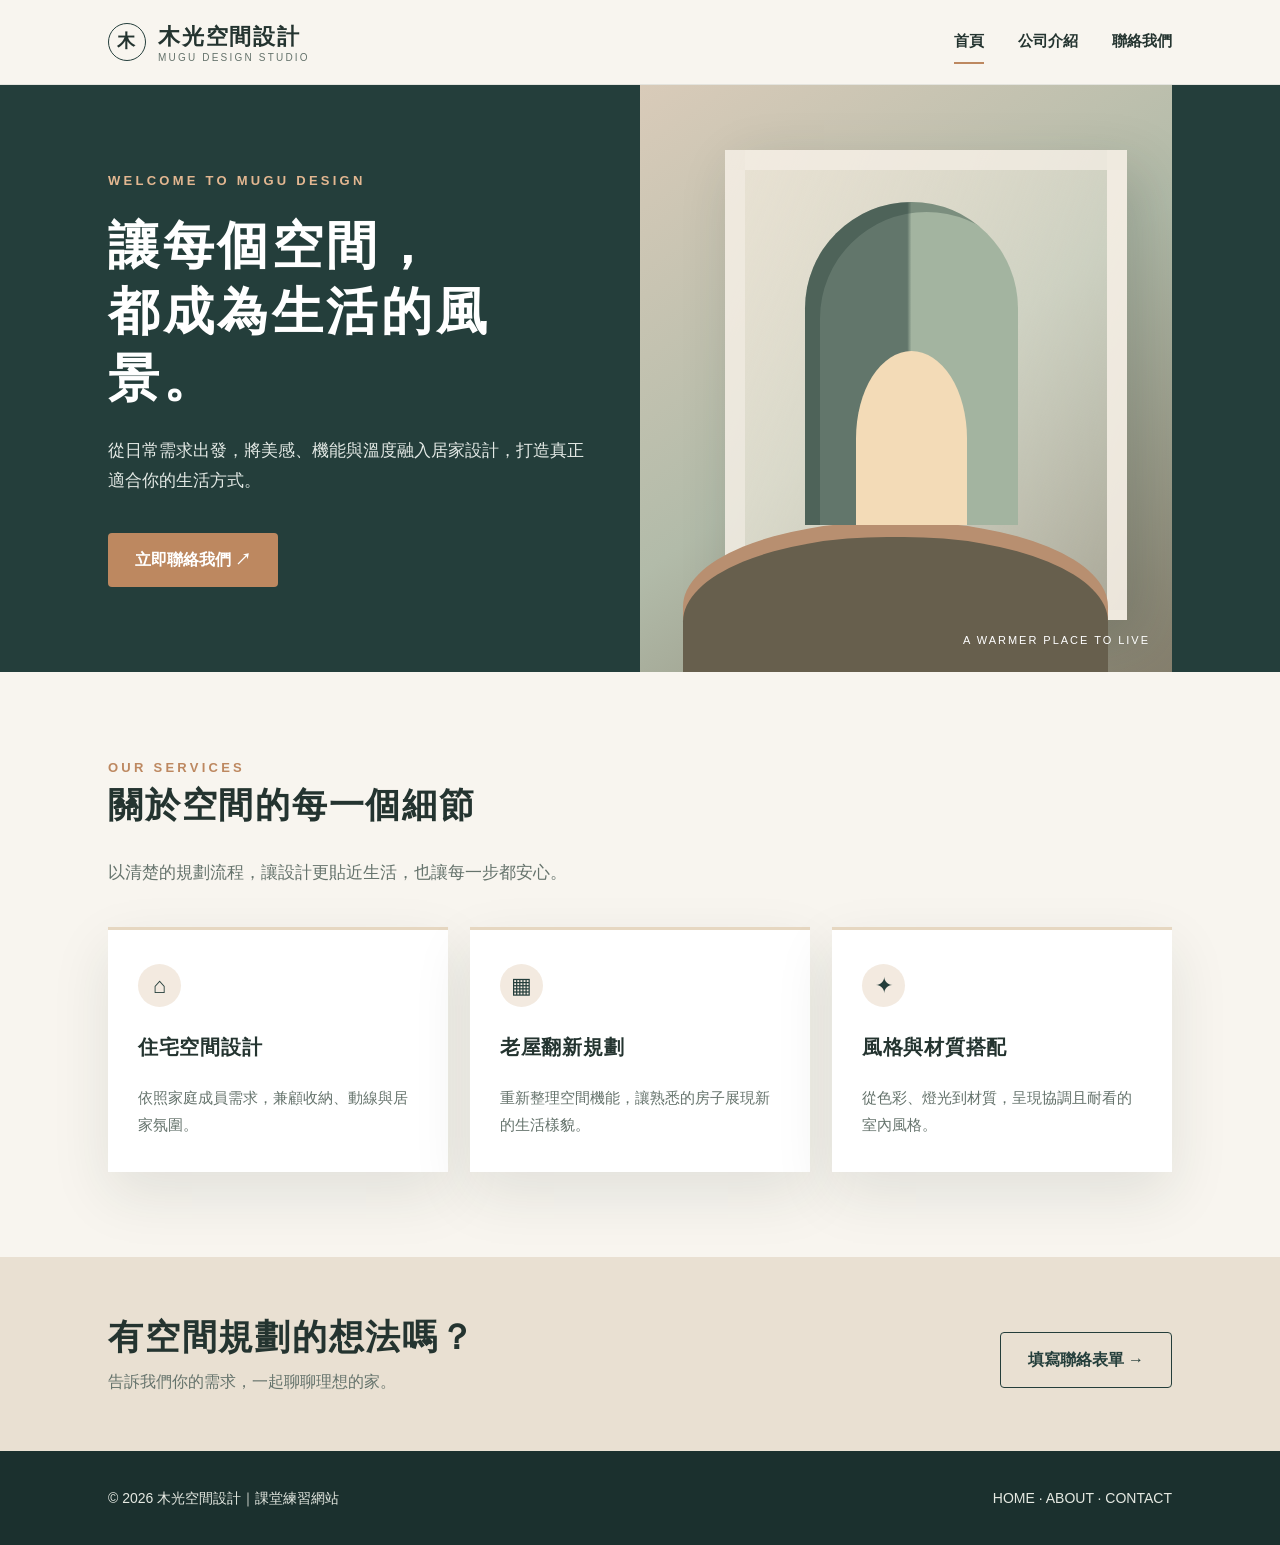
<file: index.html>
<!doctype html>
<html lang="zh-Hant">
<head>
  <meta charset="utf-8">
  <meta name="viewport" content="width=device-width, initial-scale=1">
  <meta name="description" content="木光空間設計｜打造舒適且有溫度的生活空間。">
  <title>首頁｜木光空間設計</title>
  <link rel="stylesheet" href="style.css">
</head>
<body>
  <header class="site-header">
    <div class="container navbar">
      <a class="brand" href="index.html" aria-label="木光空間設計首頁"><span class="brand-symbol">木</span><span>木光空間設計<small>MUGU DESIGN STUDIO</small></span></a>
      <nav class="navlinks" aria-label="主要導覽"><a href="index.html" aria-current="page">首頁</a><a href="about.html">公司介紹</a><a href="contact.html">聯絡我們</a></nav>
    </div>
  </header>
  <main>
    <section class="hero">
      <div class="container hero-layout">
        <div class="hero-copy">
          <div class="eyebrow">WELCOME TO MUGU DESIGN</div>
          <h1>讓每個空間，<br>都成為生活的風景。</h1>
          <p class="lead">從日常需求出發，將美感、機能與溫度融入居家設計，打造真正適合你的生活方式。</p>
          <a class="btn" href="contact.html">立即聯絡我們 ↗</a>
        </div>
        <div class="hero-art" aria-hidden="true"><div class="arch"></div><div class="art-label">A WARMER PLACE TO LIVE</div></div>
      </div>
    </section>
    <section class="section">
      <div class="container">
        <div class="section-head"><div class="eyebrow">OUR SERVICES</div><h2>關於空間的每一個細節</h2><p class="lead">以清楚的規劃流程，讓設計更貼近生活，也讓每一步都安心。</p></div>
        <div class="grid-3">
          <article class="service-card"><div class="service-icon" aria-hidden="true">⌂</div><h3>住宅空間設計</h3><p>依照家庭成員需求，兼顧收納、動線與居家氛圍。</p></article>
          <article class="service-card"><div class="service-icon" aria-hidden="true">▦</div><h3>老屋翻新規劃</h3><p>重新整理空間機能，讓熟悉的房子展現新的生活樣貌。</p></article>
          <article class="service-card"><div class="service-icon" aria-hidden="true">✦</div><h3>風格與材質搭配</h3><p>從色彩、燈光到材質，呈現協調且耐看的室內風格。</p></article>
        </div>
      </div>
    </section>
    <section class="cta-band"><div class="container cta-flex"><div><h2>有空間規劃的想法嗎？</h2><p>告訴我們你的需求，一起聊聊理想的家。</p></div><a href="contact.html" class="btn btn-outline">填寫聯絡表單 →</a></div></section>
  </main>
  <footer class="site-footer"><div class="container footer-flex"><span>© 2026 木光空間設計｜課堂練習網站</span><span>HOME · ABOUT · CONTACT</span></div></footer>
</body>
</html>
</file>
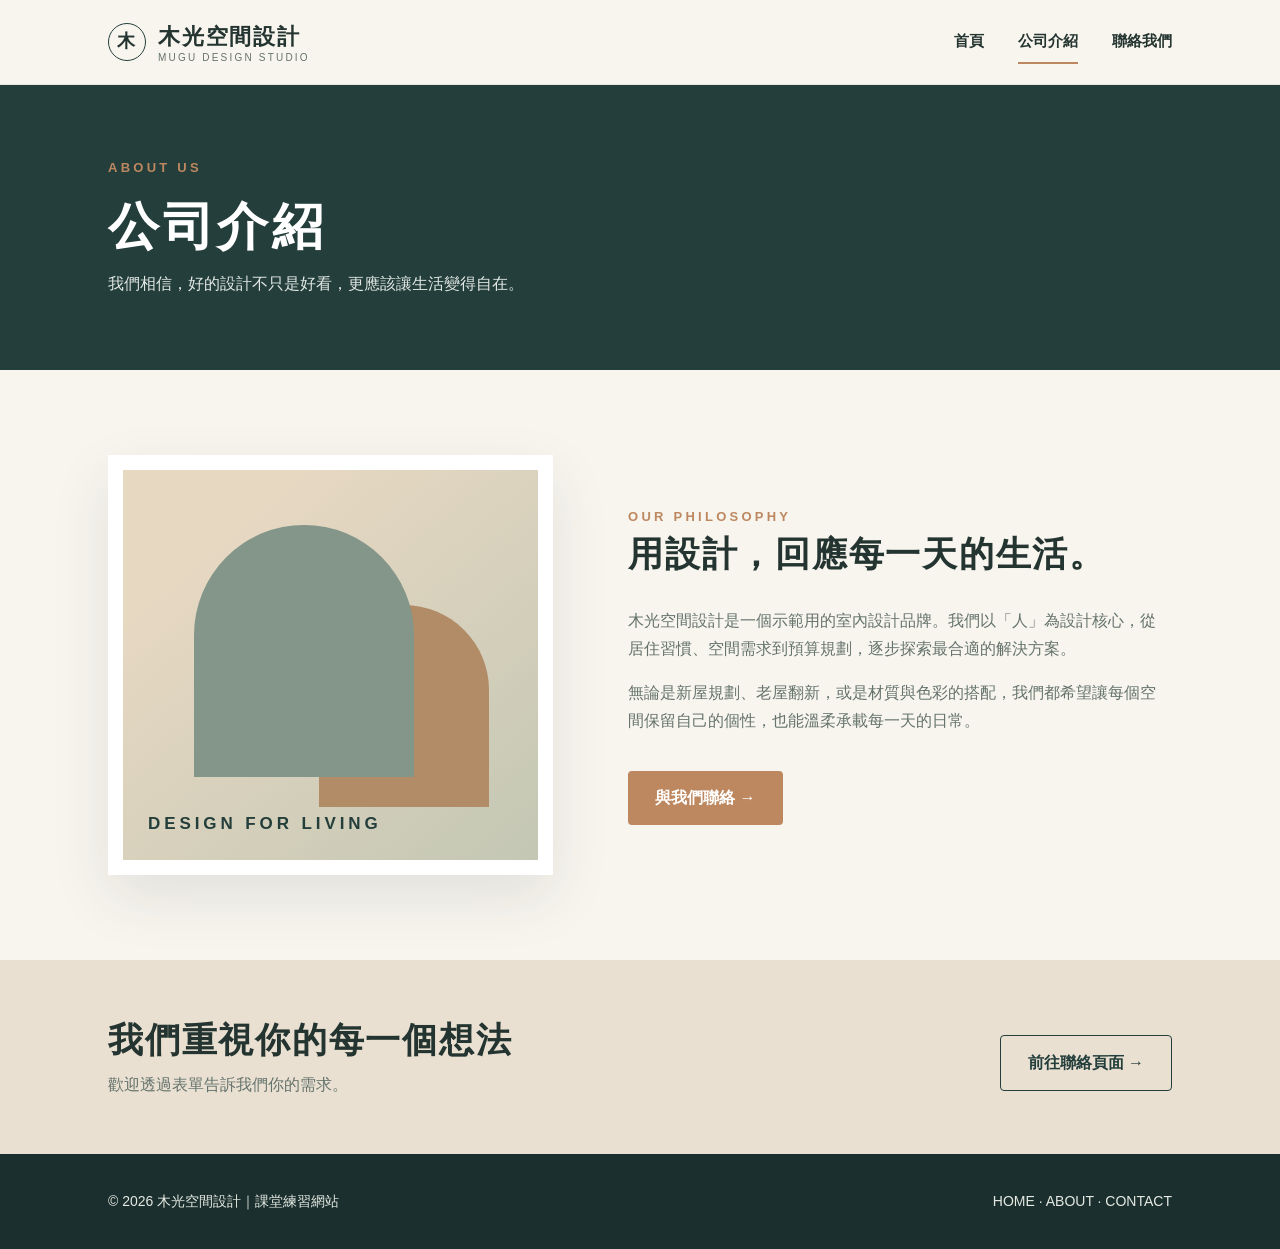
<file: about.html>
<!doctype html>
<html lang="zh-Hant">
<head>
  <meta charset="utf-8"><meta name="viewport" content="width=device-width, initial-scale=1">
  <meta name="description" content="了解木光空間設計的理念與服務。">
  <title>公司介紹｜木光空間設計</title><link rel="stylesheet" href="style.css">
</head>
<body>
  <header class="site-header"><div class="container navbar"><a class="brand" href="index.html" aria-label="木光空間設計首頁"><span class="brand-symbol">木</span><span>木光空間設計<small>MUGU DESIGN STUDIO</small></span></a><nav class="navlinks" aria-label="主要導覽"><a href="index.html">首頁</a><a href="about.html" aria-current="page">公司介紹</a><a href="contact.html">聯絡我們</a></nav></div></header>
  <main>
    <section class="page-banner"><div class="container"><div class="eyebrow">ABOUT US</div><h1>公司介紹</h1><p>我們相信，好的設計不只是好看，更應該讓生活變得自在。</p></div></section>
    <section class="section"><div class="container about-grid"><div class="about-art" aria-hidden="true"></div><div><div class="eyebrow">OUR PHILOSOPHY</div><h2>用設計，回應每一天的生活。</h2><p>木光空間設計是一個示範用的室內設計品牌。我們以「人」為設計核心，從居住習慣、空間需求到預算規劃，逐步探索最合適的解決方案。</p><p>無論是新屋規劃、老屋翻新，或是材質與色彩的搭配，我們都希望讓每個空間保留自己的個性，也能溫柔承載每一天的日常。</p><a class="btn" href="contact.html">與我們聯絡 →</a></div></div></section>
    <section class="cta-band"><div class="container cta-flex"><div><h2>我們重視你的每一個想法</h2><p>歡迎透過表單告訴我們你的需求。</p></div><a href="contact.html" class="btn btn-outline">前往聯絡頁面 →</a></div></section>
  </main>
  <footer class="site-footer"><div class="container footer-flex"><span>© 2026 木光空間設計｜課堂練習網站</span><span>HOME · ABOUT · CONTACT</span></div></footer>
</body>
</html>
</file>
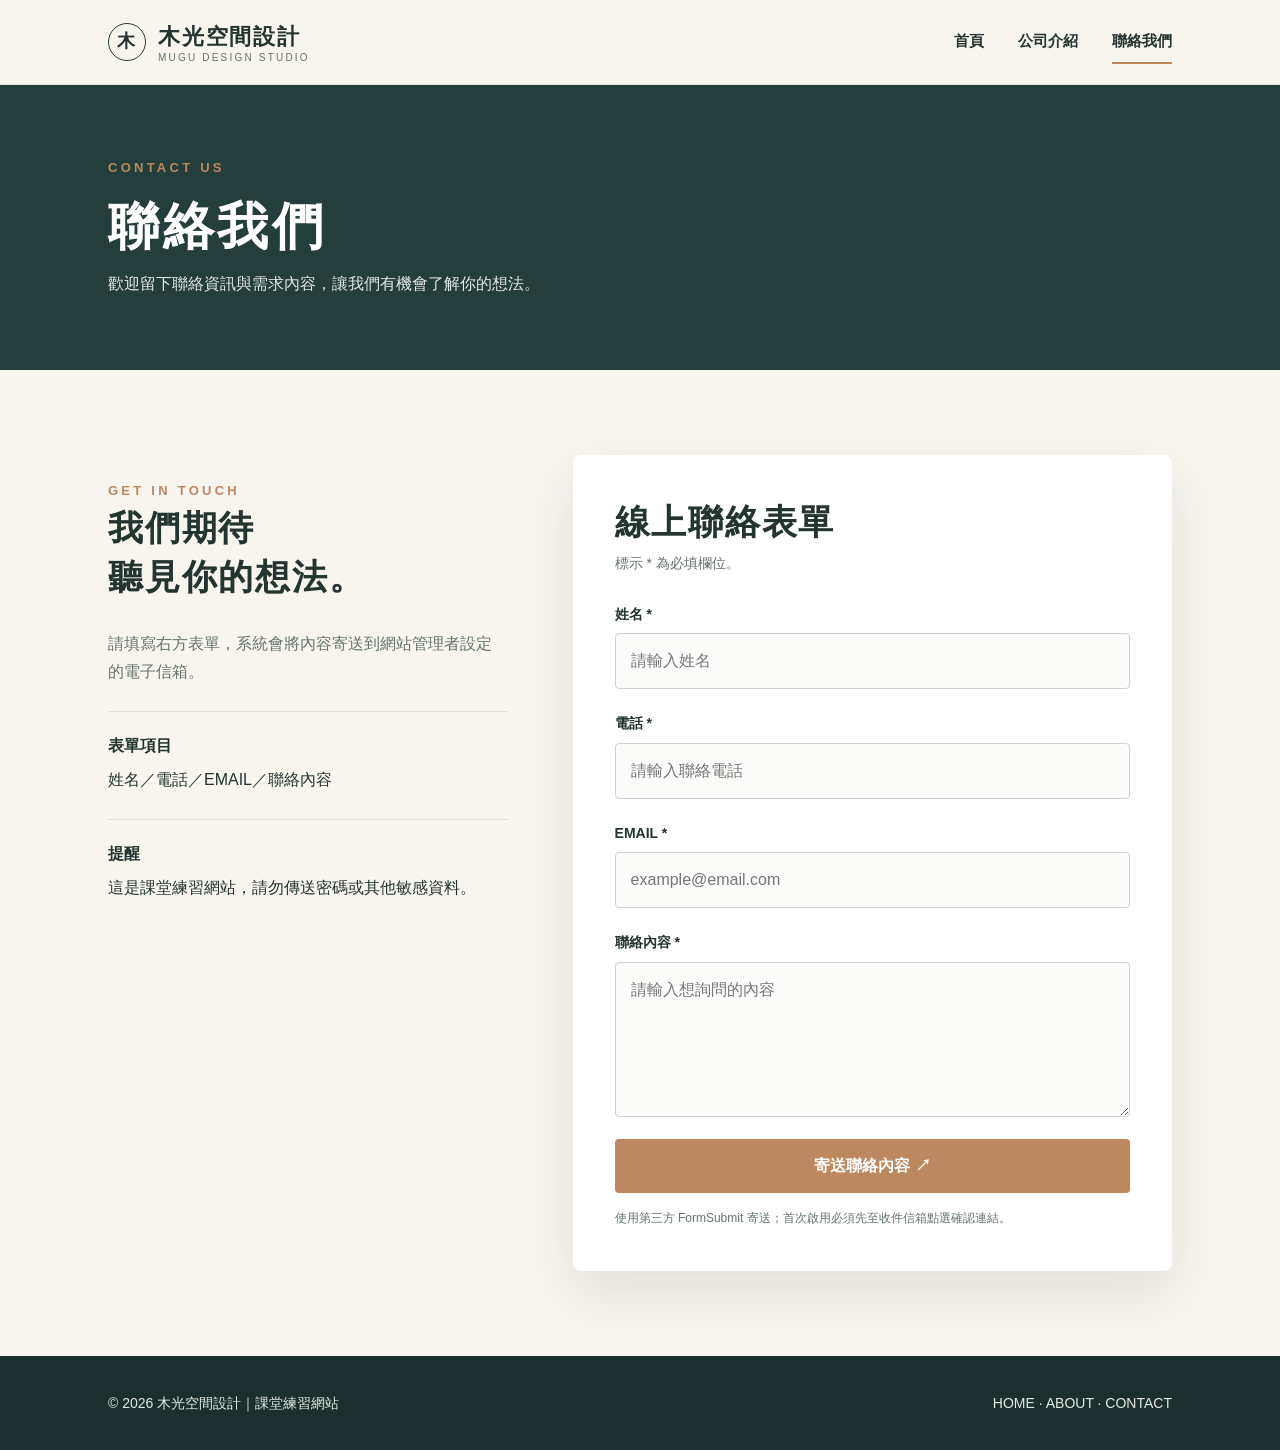
<file: contact.html>
<!doctype html>
<html lang="zh-Hant">
<head>
  <meta charset="utf-8"><meta name="viewport" content="width=device-width, initial-scale=1">
  <meta name="description" content="填寫姓名、電話、電子信箱與聯絡內容，聯繫木光空間設計。">
  <title>聯絡我們｜木光空間設計</title><link rel="stylesheet" href="style.css">
</head>
<body>
  <header class="site-header"><div class="container navbar"><a class="brand" href="index.html" aria-label="木光空間設計首頁"><span class="brand-symbol">木</span><span>木光空間設計<small>MUGU DESIGN STUDIO</small></span></a><nav class="navlinks" aria-label="主要導覽"><a href="index.html">首頁</a><a href="about.html">公司介紹</a><a href="contact.html" aria-current="page">聯絡我們</a></nav></div></header>
  <main>
    <section class="page-banner"><div class="container"><div class="eyebrow">CONTACT US</div><h1>聯絡我們</h1><p>歡迎留下聯絡資訊與需求內容，讓我們有機會了解你的想法。</p></div></section>
    <section class="section"><div class="container contact-grid">
      <aside class="contact-info"><div class="eyebrow">GET IN TOUCH</div><h2>我們期待<br>聽見你的想法。</h2><p>請填寫右方表單，系統會將內容寄送到網站管理者設定的電子信箱。</p><div class="info-block"><strong>表單項目</strong>姓名／電話／EMAIL／聯絡內容</div><div class="info-block"><strong>提醒</strong>這是課堂練習網站，請勿傳送密碼或其他敏感資料。</div></aside>
      <div class="form-panel"><h2>線上聯絡表單</h2><p class="form-hint">標示 * 為必填欄位。</p>
        <!-- 重要：部署前，請把下面的 YOUR_EMAIL@example.com 換成自己的信箱。 -->
        <form action="https://formspree.io/f/mwllqvkj" method="POST">
          <input type="hidden" name="_subject" value="【木光空間設計】新的網站聯絡表單">
          <input type="hidden" name="_template" value="table">
          <div class="field"><label for="name">姓名 *</label><input id="name" name="name" type="text" autocomplete="name" placeholder="請輸入姓名" required maxlength="100"></div>
          <div class="field"><label for="phone">電話 *</label><input id="phone" name="phone" type="tel" autocomplete="tel" placeholder="請輸入聯絡電話" required maxlength="30"></div>
          <div class="field"><label for="email">EMAIL *</label><input id="email" name="email" type="email" autocomplete="email" placeholder="example@email.com" required maxlength="254"></div>
          <div class="field"><label for="message">聯絡內容 *</label><textarea id="message" name="message" placeholder="請輸入想詢問的內容" required maxlength="3000"></textarea></div>
          <button type="submit" class="btn">寄送聯絡內容 ↗</button>
          <p class="notice">使用第三方 FormSubmit 寄送；首次啟用必須先至收件信箱點選確認連結。</p>
        </form>
      </div>
    </div></section>
  </main>
  <footer class="site-footer"><div class="container footer-flex"><span>© 2026 木光空間設計｜課堂練習網站</span><span>HOME · ABOUT · CONTACT</span></div></footer>
</body>
</html>
</file>
<file: style.css>
:root {
  --forest: #243e3b;
  --forest-deep: #1b302e;
  --cream: #f8f5ef;
  --sand: #e6d7c1;
  --copper: #bd8860;
  --text: #243430;
  --muted: #65736c;
  --line: #dcded7;
  --white: #ffffff;
  --shadow: 0 22px 55px rgba(26, 46, 39, .10);
}
* { box-sizing: border-box; }
html { scroll-behavior: smooth; }
body { margin: 0; font-family: "Noto Sans TC", "PingFang TC", "Microsoft JhengHei", sans-serif; color: var(--text); background: var(--cream); line-height: 1.75; }
a { color: inherit; text-decoration: none; }
button, input, textarea { font: inherit; }
.site-header { position: sticky; top: 0; z-index: 20; background: rgba(248,245,239,.97); border-bottom: 1px solid rgba(35,60,55,.09); }
.container { max-width: 1120px; padding: 0 28px; margin: 0 auto; }
.navbar { display:flex; justify-content:space-between; align-items:center; gap:20px; min-height: 84px; }
.brand { display:flex; align-items:center; gap:12px; white-space:nowrap; font-size: 22px; letter-spacing:.08em; font-weight: 800; }
.brand-symbol { display:grid; place-items:center; height:38px; width:38px; border:1.5px solid var(--forest); border-radius:50%; font-size:18px; }
.brand small { display:block; font-size:10px; letter-spacing:.22em; font-weight:500; color:var(--muted); margin-top:-8px; }
.navlinks { display:flex; align-items:center; gap:34px; font-size:15px; font-weight:650; }
.navlinks a { border-bottom:2px solid transparent; padding:8px 0; }
.navlinks a:hover, .navlinks a[aria-current="page"] { border-color:var(--copper); }
.hero { overflow:hidden; background:var(--forest); color:white; }
.hero-layout { display:grid; grid-template-columns:1fr 1fr; min-height:570px; }
.hero-copy { display:flex; flex-direction:column; justify-content:center; padding:85px 55px 85px 0; }
.eyebrow { font-size:13px; text-transform:uppercase; letter-spacing:.25em; color:var(--copper); font-weight:800; }
.hero .eyebrow { color:#e3b791; }
h1, h2, h3, p { margin-top:0; }
h1 { font-size:clamp(35px,4vw,55px); line-height:1.3; letter-spacing:.07em; margin:20px 0 24px; }
h2 { font-size:clamp(27px,3vw,35px); line-height:1.4; letter-spacing:.05em; }
h3 { font-size:20px; letter-spacing:.035em; }
.lead { font-size:17px; max-width:590px; color:var(--muted); }
.hero .lead { color:#e3e9e5; }
.btn { display:inline-flex; align-items:center; justify-content:center; align-self:flex-start; gap:10px; border:0; border-radius:4px; cursor:pointer; padding:13px 27px; font-weight:750; background:var(--copper); color:white; margin-top:20px; transition:filter .2s,transform .2s; }
.btn:hover { filter:brightness(.92); transform:translateY(-2px); }
.btn-outline { color:var(--forest); background:transparent; border:1px solid var(--forest); }
.hero-art { position:relative; overflow:hidden; background:linear-gradient(145deg,#d9cbb9 0%,#b2bba9 51%,#857f6d 100%); min-height:420px; }
.hero-art:before { content:""; position:absolute; width:68%; height:75%; left:16%; top:11%; border:20px solid rgba(246,240,230,.76); border-bottom-width:10px; background:linear-gradient(110deg,rgba(238,232,218,.8),rgba(251,250,241,.25)); box-shadow:15px 20px 55px rgba(26,42,36,.2); }
.hero-art:after { content:""; position:absolute; width:80%; height:30%; bottom:-7%; left:8%; border-radius:48% 48% 0 0; background:#675f4d; box-shadow: 0 -15px 0 #b88f70; }
.arch { position:absolute; z-index:2; width:40%; height:55%; top:20%; left:31%; border-radius:110px 110px 0 0; background:linear-gradient(90deg,#62766b 48%,#a3b4a0 50%); box-shadow:inset 15px 10px 0 rgba(32,54,47,.3); }
.arch:after { content:""; display:block; width:52%; height:54%; border-radius:100% 100% 0 0; background:#f3dbb7; position:absolute; bottom:0; left:24%; }
.hero-art .art-label { position:absolute; bottom:22px; right:22px; z-index:4; font-size:11px; letter-spacing:.18em; color:#fff; }
.section { padding:85px 0; }
.section-head { max-width:690px; margin-bottom:40px; }
.grid-3 { display:grid; grid-template-columns:repeat(3,minmax(0,1fr)); gap:22px; }
.service-card { background:white; padding:34px 30px; min-height:230px; box-shadow:var(--shadow); border-top:3px solid var(--sand); }
.service-icon { width:43px; height:43px; display:grid; place-items:center; border-radius:50%; background:#f3eae0; color:var(--forest); font-size:22px; margin-bottom:23px; }
.service-card p { color:var(--muted); font-size:15px; margin-bottom:0; }
.cta-band { background:#e9e0d2; padding:55px 0; }
.cta-flex { display:flex; justify-content:space-between; align-items:center; gap:26px; }
.cta-band h2 { margin-bottom:7px; }
.cta-band p { margin-bottom:0; color:var(--muted); }
.page-banner { background:var(--forest); color:white; padding:72px 0; }
.page-banner h1 { margin:14px 0 10px; }
.page-banner p { max-width:750px; color:#e2e9e5; margin:0; }
.about-grid { display:grid; grid-template-columns: .9fr 1.1fr; align-items:center; gap:75px; }
.about-art { min-height:420px; background:linear-gradient(140deg,#e7d8c2 20%,#c3c7b4); border:15px solid white; box-shadow:var(--shadow); position:relative; }
.about-art:after { content:"DESIGN FOR LIVING"; position:absolute; bottom:22px; left:25px; font-size:17px; font-weight:700; letter-spacing:.23em; color:var(--forest); }
.about-art:before { content:""; position:absolute; inset:55px 30% 83px 17%; border-radius:150px 150px 0 0; background:#849689; box-shadow: 100px 55px 0 -25px #b18c67; }
.about-grid p { color:var(--muted); }
.contact-grid { display:grid; grid-template-columns:.8fr 1.2fr; gap:65px; align-items:start; }
.contact-info { padding:25px 0; }
.contact-info p { color:var(--muted); }
.info-block { margin-top:25px; padding-top:20px; border-top:1px solid var(--line); }
.info-block strong { display:block; margin-bottom:6px; }
.form-panel { background:white; padding:42px; box-shadow:var(--shadow); border-radius:8px; }
.form-panel h2 { margin-bottom:5px; }
.form-hint { color:var(--muted); font-size:14px; margin-bottom:26px; }
.field { margin-bottom:22px; }
.field label { display:block; font-size:14px; font-weight:750; margin-bottom:7px; }
.field input, .field textarea { display:block; width:100%; padding:13px 15px; border:1px solid #cad3cd; border-radius:4px; outline:0; background:#fcfcfa; color:var(--text); }
.field input:focus, .field textarea:focus { border-color:var(--forest); box-shadow: 0 0 0 3px rgba(36,62,59,.10); }
.field textarea { min-height:155px; resize:vertical; }
.form-panel .btn { width:100%; margin-top:0; }
.notice { font-size:12px; color:var(--muted); margin:15px 0 0; }
.site-footer { background:var(--forest-deep); padding:35px 0; color:#e5e9e2; font-size:14px; }
.footer-flex { display:flex; justify-content:space-between; align-items:center; gap:16px; }
@media (max-width:760px) { .navbar { flex-direction:column; padding-top:13px; padding-bottom:12px; gap:3px; } .navlinks { gap:24px; } .hero-layout, .about-grid, .contact-grid { grid-template-columns:1fr; } .hero-copy { padding:65px 0 60px; } .hero-art { min-height:300px; } .grid-3 { grid-template-columns:1fr; } .section { padding:60px 0; } .contact-grid { gap:20px; } .form-panel { padding:25px; } .cta-flex { align-items:flex-start; flex-direction:column; } .page-banner { padding:52px 0; } .footer-flex { flex-direction:column; align-items:start; } }
</file>
